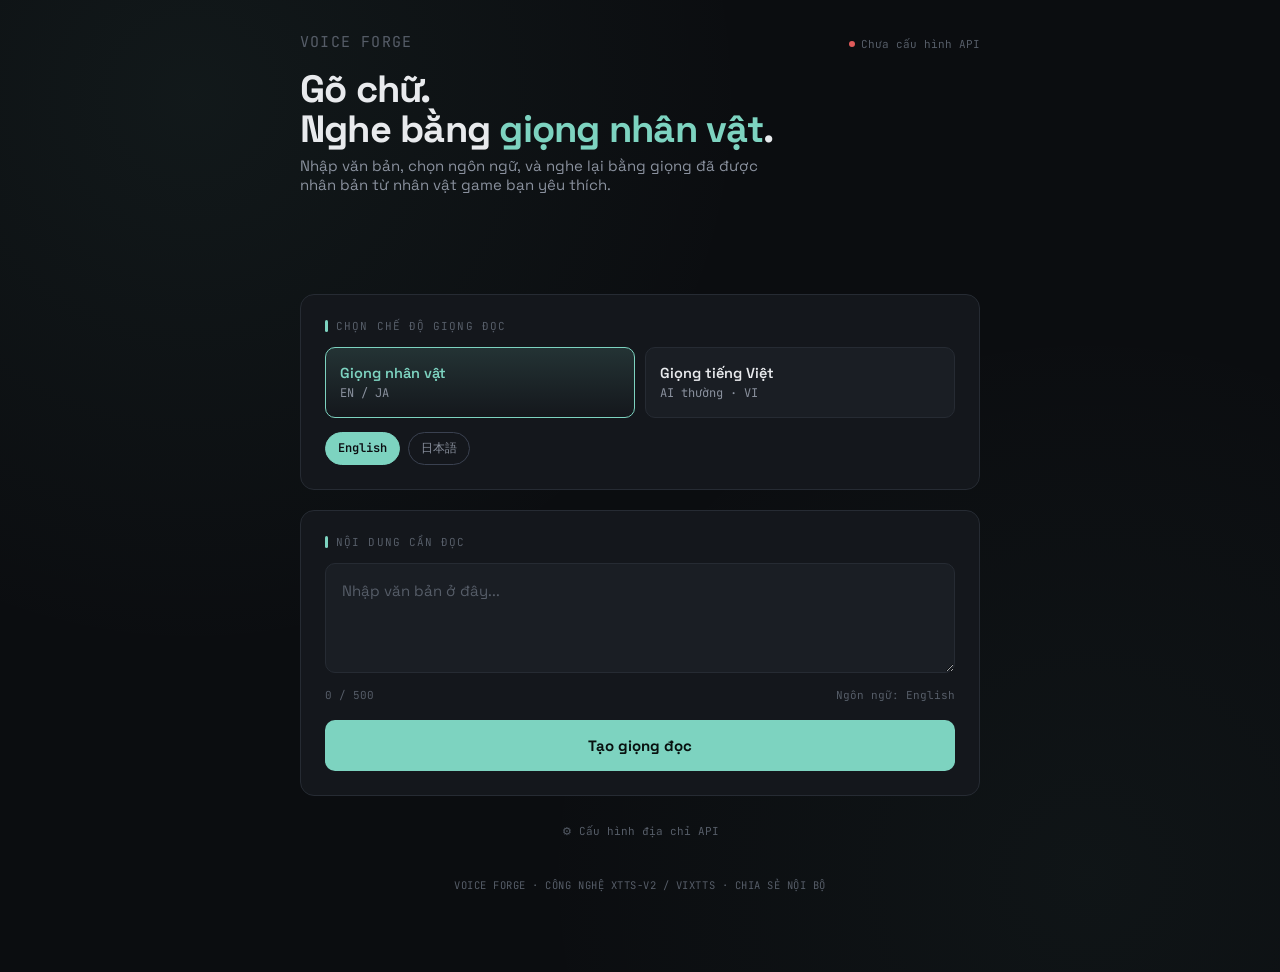
<file: index.html>
<!DOCTYPE html>
<html lang="vi">
<head>
<meta charset="UTF-8">
<meta name="viewport" content="width=device-width, initial-scale=1.0">
<title>Voice Forge — Tạo giọng đọc AI</title>
<style>
  @import url('https://fonts.googleapis.com/css2?family=Space+Grotesk:wght@400;500;600;700&family=JetBrains+Mono:wght@400;500;600&display=swap');

  :root {
    --bg: #0b0d10;
    --bg-panel: #14171c;
    --bg-panel-raised: #1a1e24;
    --line: #262b33;
    --line-bright: #3a4150;
    --text: #e8eaed;
    --text-dim: #8a919e;
    --text-faint: #565d68;
    --accent: #7dd3c0;
    --accent-dim: #4a9b8a;
    --accent-glow: rgba(125, 211, 192, 0.15);
    --warn: #e8a94a;
    --mono: 'JetBrains Mono', monospace;
    --sans: 'Space Grotesk', sans-serif;
  }

  * { margin: 0; padding: 0; box-sizing: border-box; }

  body {
    background: var(--bg);
    color: var(--text);
    font-family: var(--sans);
    min-height: 100vh;
    background-image:
      radial-gradient(circle at 15% 10%, rgba(125,211,192,0.06) 0%, transparent 40%),
      radial-gradient(circle at 85% 90%, rgba(125,211,192,0.04) 0%, transparent 40%);
  }

  .wrap {
    max-width: 720px;
    margin: 0 auto;
    padding: 32px 20px 80px;
  }

  /* ---- Header ---- */
  header {
    display: flex;
    align-items: baseline;
    justify-content: space-between;
    margin-bottom: 8px;
  }

  .brand {
    font-size: 15px;
    font-family: var(--mono);
    color: var(--text-faint);
    letter-spacing: 0.08em;
    text-transform: uppercase;
  }

  .status-dot {
    display: inline-flex;
    align-items: center;
    gap: 6px;
    font-family: var(--mono);
    font-size: 11px;
    color: var(--text-faint);
  }

  .dot {
    width: 6px;
    height: 6px;
    border-radius: 50%;
    background: var(--text-faint);
    transition: background 0.3s;
  }
  .dot.online { background: var(--accent); box-shadow: 0 0 8px var(--accent); }
  .dot.offline { background: #e05a5a; }

  h1 {
    font-size: 38px;
    font-weight: 700;
    line-height: 1.05;
    letter-spacing: -0.02em;
    margin: 18px 0 6px;
  }
  h1 span { color: var(--accent); }

  .subhead {
    color: var(--text-dim);
    font-size: 15px;
    max-width: 46ch;
    margin-bottom: 36px;
  }

  /* ---- Waveform signature ---- */
  .waveform {
    display: flex;
    align-items: center;
    gap: 3px;
    height: 36px;
    margin: 28px 0;
    opacity: 0.85;
  }
  .waveform .bar {
    flex: 1;
    background: linear-gradient(180deg, var(--accent), var(--accent-dim));
    border-radius: 2px;
    animation: pulse 1.8s ease-in-out infinite;
  }
  @keyframes pulse {
    0%, 100% { transform: scaleY(0.3); }
    50% { transform: scaleY(1); }
  }

  /* ---- Panel ---- */
  .panel {
    background: var(--bg-panel);
    border: 1px solid var(--line);
    border-radius: 14px;
    padding: 24px;
    margin-bottom: 20px;
  }

  .panel-label {
    font-family: var(--mono);
    font-size: 11px;
    letter-spacing: 0.1em;
    text-transform: uppercase;
    color: var(--text-faint);
    margin-bottom: 14px;
    display: flex;
    align-items: center;
    gap: 8px;
  }
  .panel-label::before {
    content: '';
    width: 3px;
    height: 12px;
    background: var(--accent);
    border-radius: 2px;
  }

  /* ---- Voice mode selector ---- */
  .mode-grid {
    display: grid;
    grid-template-columns: 1fr 1fr;
    gap: 10px;
  }

  .mode-card {
    background: var(--bg-panel-raised);
    border: 1.5px solid var(--line);
    border-radius: 10px;
    padding: 16px 14px;
    cursor: pointer;
    transition: all 0.15s ease;
    text-align: left;
  }
  .mode-card:hover { border-color: var(--line-bright); }
  .mode-card.active {
    border-color: var(--accent);
    background: linear-gradient(180deg, var(--accent-glow), transparent);
  }
  .mode-card .mode-title {
    font-weight: 600;
    font-size: 14.5px;
    margin-bottom: 3px;
  }
  .mode-card .mode-sub {
    font-size: 12px;
    color: var(--text-dim);
    font-family: var(--mono);
  }
  .mode-card.active .mode-title { color: var(--accent); }

  /* ---- Language pills ---- */
  .lang-row {
    display: flex;
    gap: 8px;
    margin-top: 14px;
  }
  .lang-pill {
    font-family: var(--mono);
    font-size: 12px;
    padding: 7px 12px;
    border-radius: 100px;
    border: 1px solid var(--line);
    background: transparent;
    color: var(--text-faint);
    cursor: not-allowed;
  }
  .lang-pill.enabled {
    color: var(--text-dim);
    cursor: pointer;
    border-color: var(--line-bright);
  }
  .lang-pill.selected {
    color: var(--bg);
    background: var(--accent);
    border-color: var(--accent);
    font-weight: 600;
  }

  /* ---- Textarea ---- */
  textarea {
    width: 100%;
    background: var(--bg-panel-raised);
    border: 1.5px solid var(--line);
    border-radius: 10px;
    padding: 16px;
    color: var(--text);
    font-family: var(--sans);
    font-size: 15px;
    line-height: 1.5;
    resize: vertical;
    min-height: 110px;
    transition: border-color 0.15s;
  }
  textarea:focus {
    outline: none;
    border-color: var(--accent);
  }
  textarea::placeholder { color: var(--text-faint); }

  .char-count {
    display: flex;
    justify-content: space-between;
    align-items: center;
    margin-top: 10px;
    font-family: var(--mono);
    font-size: 11px;
    color: var(--text-faint);
  }
  .char-count.warn { color: var(--warn); }

  /* ---- Generate button ---- */
  .generate-btn {
    width: 100%;
    background: var(--accent);
    color: #08110f;
    border: none;
    border-radius: 10px;
    padding: 16px;
    font-family: var(--sans);
    font-weight: 700;
    font-size: 15px;
    cursor: pointer;
    margin-top: 18px;
    transition: all 0.15s;
    display: flex;
    align-items: center;
    justify-content: center;
    gap: 10px;
  }
  .generate-btn:hover:not(:disabled) { background: #8fe0cf; transform: translateY(-1px); }
  .generate-btn:disabled {
    background: var(--line);
    color: var(--text-faint);
    cursor: not-allowed;
  }

  .spinner {
    width: 15px; height: 15px;
    border: 2px solid rgba(8,17,15,0.25);
    border-top-color: #08110f;
    border-radius: 50%;
    animation: spin 0.7s linear infinite;
    display: none;
  }
  .generate-btn.loading .spinner { display: inline-block; }
  .generate-btn.loading .btn-text { opacity: 0.7; }
  @keyframes spin { to { transform: rotate(360deg); } }

  /* ---- Result panel ---- */
  .result-panel {
    display: none;
  }
  .result-panel.show { display: block; }

  audio {
    width: 100%;
    margin-top: 4px;
    filter: invert(0.9) hue-rotate(140deg);
    border-radius: 8px;
  }

  .result-actions {
    display: flex;
    gap: 10px;
    margin-top: 14px;
  }
  .btn-secondary {
    flex: 1;
    background: transparent;
    border: 1.5px solid var(--line-bright);
    color: var(--text);
    padding: 11px;
    border-radius: 8px;
    font-family: var(--sans);
    font-weight: 600;
    font-size: 13.5px;
    cursor: pointer;
    transition: border-color 0.15s;
    text-decoration: none;
    text-align: center;
  }
  .btn-secondary:hover { border-color: var(--accent); color: var(--accent); }

  /* ---- Error banner ---- */
  .error-banner {
    display: none;
    background: rgba(224, 90, 90, 0.1);
    border: 1px solid rgba(224, 90, 90, 0.35);
    border-radius: 10px;
    padding: 14px 16px;
    font-size: 13.5px;
    color: #f0a0a0;
    margin-top: 16px;
    line-height: 1.5;
  }
  .error-banner.show { display: block; }

  /* ---- Config link ---- */
  .config-note {
    font-family: var(--mono);
    font-size: 11px;
    color: var(--text-faint);
    text-align: center;
    margin-top: 28px;
    cursor: pointer;
  }
  .config-note:hover { color: var(--text-dim); }

  .config-panel {
    display: none;
    margin-top: 12px;
  }
  .config-panel.show { display: block; }
  .config-panel input {
    width: 100%;
    background: var(--bg-panel-raised);
    border: 1.5px solid var(--line);
    border-radius: 8px;
    padding: 11px 14px;
    color: var(--text);
    font-family: var(--mono);
    font-size: 12.5px;
  }
  .config-panel input:focus { outline: none; border-color: var(--accent); }

  footer {
    text-align: center;
    margin-top: 40px;
    font-family: var(--mono);
    font-size: 10.5px;
    color: var(--text-faint);
    letter-spacing: 0.05em;
  }

  @media (max-width: 480px) {
    h1 { font-size: 30px; }
    .mode-grid { grid-template-columns: 1fr; }
  }
</style>
</head>
<body>

<div class="wrap">

  <header>
    <div class="brand">Voice Forge</div>
    <div class="status-dot"><span class="dot" id="statusDot"></span><span id="statusText">Đang kiểm tra...</span></div>
  </header>

  <h1>Gõ chữ.<br>Nghe bằng <span>giọng nhân vật</span>.</h1>
  <p class="subhead">Nhập văn bản, chọn ngôn ngữ, và nghe lại bằng giọng đã được nhân bản từ nhân vật game bạn yêu thích.</p>

  <div class="waveform" id="waveform"></div>

  <div class="panel">
    <div class="panel-label">Chọn chế độ giọng đọc</div>
    <div class="mode-grid">
      <div class="mode-card active" data-mode="character" onclick="selectMode('character')">
        <div class="mode-title">Giọng nhân vật</div>
        <div class="mode-sub">EN / JA</div>
      </div>
      <div class="mode-card" data-mode="vietnamese" onclick="selectMode('vietnamese')">
        <div class="mode-title">Giọng tiếng Việt</div>
        <div class="mode-sub">AI thường · VI</div>
      </div>
    </div>

    <div class="lang-row" id="langRow">
      <button class="lang-pill enabled selected" data-lang="en" onclick="selectLang('en')">English</button>
      <button class="lang-pill enabled" data-lang="ja" onclick="selectLang('ja')">日本語</button>
    </div>
  </div>

  <div class="panel">
    <div class="panel-label">Nội dung cần đọc</div>
    <textarea id="textInput" placeholder="Nhập văn bản ở đây..." maxlength="500"></textarea>
    <div class="char-count"><span id="charCount">0 / 500</span><span id="langHint">Ngôn ngữ: English</span></div>

    <button class="generate-btn" id="generateBtn" onclick="generateSpeech()">
      <span class="spinner"></span>
      <span class="btn-text">Tạo giọng đọc</span>
    </button>

    <div class="error-banner" id="errorBanner"></div>
  </div>

  <div class="panel result-panel" id="resultPanel">
    <div class="panel-label">Kết quả</div>
    <audio controls id="audioPlayer"></audio>
    <div class="result-actions">
      <a class="btn-secondary" id="downloadBtn" download="voice_forge_output.wav">Tải về</a>
      <button class="btn-secondary" onclick="generateSpeech()">Tạo lại</button>
    </div>
  </div>

  <div class="config-note" onclick="toggleConfig()">⚙ Cấu hình địa chỉ API</div>
  <div class="config-panel" id="configPanel">
    <input type="text" id="apiUrlInput" placeholder="https://xxxx.ngrok-free.app">
  </div>

  <footer>VOICE FORGE · CÔNG NGHỆ XTTS-V2 / VIXTTS · CHIA SẺ NỘI BỘ</footer>
</div>

<script>
  // ====== Cấu hình ======
  const STORAGE_KEY = 'voiceforge_api_url';
  let currentMode = 'character';
  let currentLang = 'en';

  // ====== Khởi tạo sóng âm trang trí ======
  const waveform = document.getElementById('waveform');
  for (let i = 0; i < 48; i++) {
    const bar = document.createElement('div');
    bar.className = 'bar';
    bar.style.animationDelay = (Math.random() * 1.8) + 's';
    bar.style.opacity = 0.4 + Math.random() * 0.6;
    waveform.appendChild(bar);
  }

  // ====== API URL config ======
  function getApiUrl() {
    return localStorage.getItem(STORAGE_KEY) || '';
  }
  function setApiUrl(url) {
    localStorage.setItem(STORAGE_KEY, url.trim().replace(/\/$/, ''));
  }
  function toggleConfig() {
    document.getElementById('configPanel').classList.toggle('show');
  }
  const apiInput = document.getElementById('apiUrlInput');
  apiInput.value = getApiUrl();
  apiInput.addEventListener('change', () => {
    setApiUrl(apiInput.value);
    checkApiStatus();
  });

  // ====== Mode & language selection ======
  function selectMode(mode) {
    currentMode = mode;
    document.querySelectorAll('.mode-card').forEach(c => c.classList.toggle('active', c.dataset.mode === mode));

    const langRow = document.getElementById('langRow');
    langRow.innerHTML = '';
    if (mode === 'character') {
      langRow.innerHTML = `
        <button class="lang-pill enabled selected" data-lang="en" onclick="selectLang('en')">English</button>
        <button class="lang-pill enabled" data-lang="ja" onclick="selectLang('ja')">日本語</button>
      `;
      currentLang = 'en';
    } else {
      langRow.innerHTML = `
        <button class="lang-pill enabled selected" data-lang="vi" onclick="selectLang('vi')">Tiếng Việt</button>
      `;
      currentLang = 'vi';
    }
    updateLangHint();
  }

  function selectLang(lang) {
    currentLang = lang;
    document.querySelectorAll('.lang-pill').forEach(p => p.classList.toggle('selected', p.dataset.lang === lang));
    updateLangHint();
  }

  function updateLangHint() {
    const names = { en: 'English', ja: '日本語', vi: 'Tiếng Việt' };
    document.getElementById('langHint').textContent = 'Ngôn ngữ: ' + names[currentLang];
  }

  // ====== Character counter ======
  const textInput = document.getElementById('textInput');
  const charCount = document.getElementById('charCount');
  textInput.addEventListener('input', () => {
    const len = textInput.value.length;
    charCount.textContent = `${len} / 500`;
    charCount.classList.toggle('warn', len > 450);
  });

  // ====== API status check ======
  async function checkApiStatus() {
    const url = getApiUrl();
    const dot = document.getElementById('statusDot');
    const text = document.getElementById('statusText');

    if (!url) {
      dot.className = 'dot offline';
      text.textContent = 'Chưa cấu hình API';
      return;
    }

    try {
      const res = await fetch(url + '/', { method: 'GET' });
      if (res.ok) {
        dot.className = 'dot online';
        text.textContent = 'API sẵn sàng';
      } else {
        throw new Error();
      }
    } catch (e) {
      dot.className = 'dot offline';
      text.textContent = 'Không kết nối được';
    }
  }
  checkApiStatus();
  setInterval(checkApiStatus, 30000);

  // ====== Generate speech ======
  async function generateSpeech() {
    const text = textInput.value.trim();
    const apiUrl = getApiUrl();
    const btn = document.getElementById('generateBtn');
    const errorBanner = document.getElementById('errorBanner');
    const resultPanel = document.getElementById('resultPanel');

    errorBanner.classList.remove('show');
    resultPanel.classList.remove('show');

    if (!apiUrl) {
      errorBanner.textContent = 'Chưa cấu hình địa chỉ API. Bấm "⚙ Cấu hình địa chỉ API" bên dưới và dán link ngrok vào.';
      errorBanner.classList.add('show');
      toggleConfig();
      return;
    }
    if (!text) {
      errorBanner.textContent = 'Vui lòng nhập nội dung cần đọc.';
      errorBanner.classList.add('show');
      return;
    }

    btn.disabled = true;
    btn.classList.add('loading');
    btn.querySelector('.btn-text').textContent = 'Đang tạo (có thể mất 10-40 giây)...';

    try {
      const res = await fetch(apiUrl + '/generate', {
        method: 'POST',
        headers: { 'Content-Type': 'application/json' },
        body: JSON.stringify({ text: text, language: currentLang })
      });

      if (!res.ok) {
        const errData = await res.json().catch(() => ({}));
        throw new Error(errData.detail || `Lỗi server (${res.status})`);
      }

      const blob = await res.blob();
      const audioUrl = URL.createObjectURL(blob);

      const player = document.getElementById('audioPlayer');
      player.src = audioUrl;

      const downloadBtn = document.getElementById('downloadBtn');
      downloadBtn.href = audioUrl;

      resultPanel.classList.add('show');
      resultPanel.scrollIntoView({ behavior: 'smooth', block: 'nearest' });
      player.play().catch(() => {});

    } catch (err) {
      errorBanner.textContent = 'Không tạo được audio: ' + err.message + '. Kiểm tra lại API có đang chạy không (mở Colab, xem cell server còn chạy không), hoặc link ngrok đã đổi chưa.';
      errorBanner.classList.add('show');
    } finally {
      btn.disabled = false;
      btn.classList.remove('loading');
      btn.querySelector('.btn-text').textContent = 'Tạo giọng đọc';
    }
  }

  updateLangHint();
</script>

</body>
</html>
</file>
